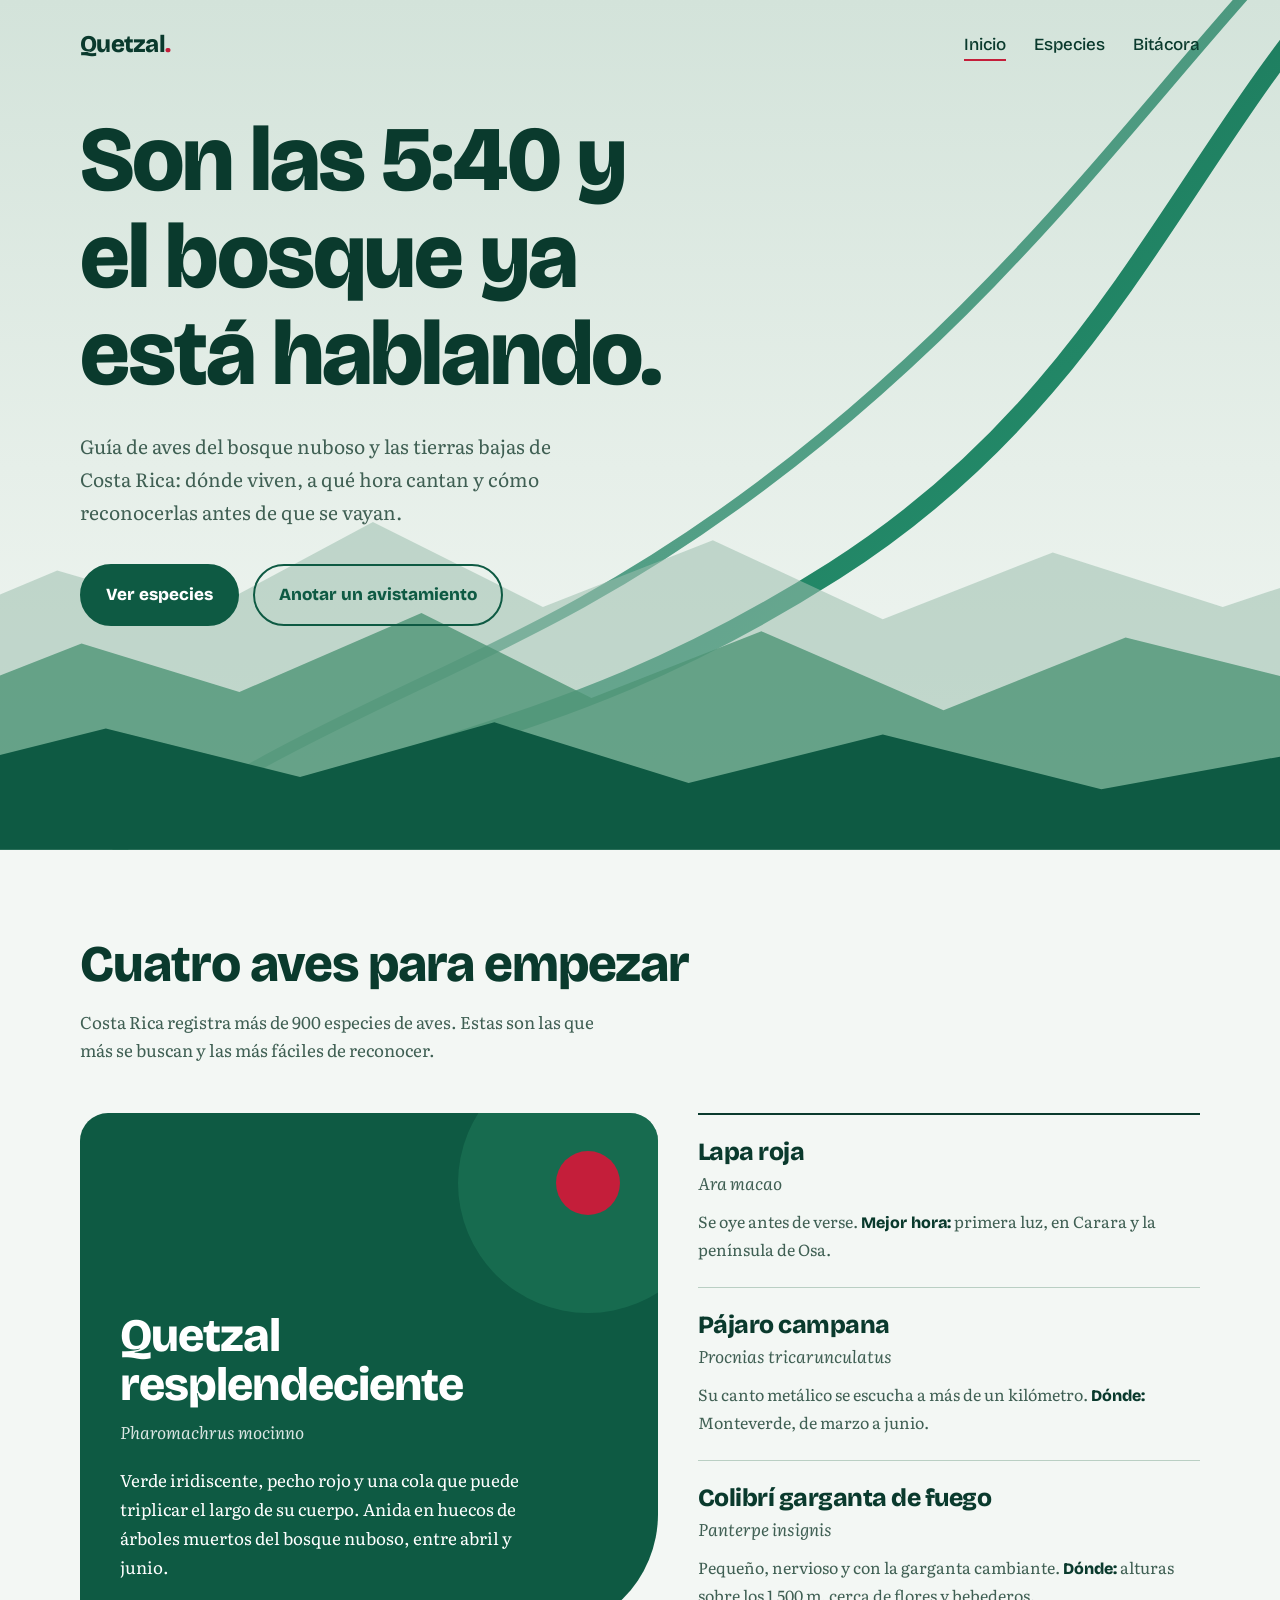
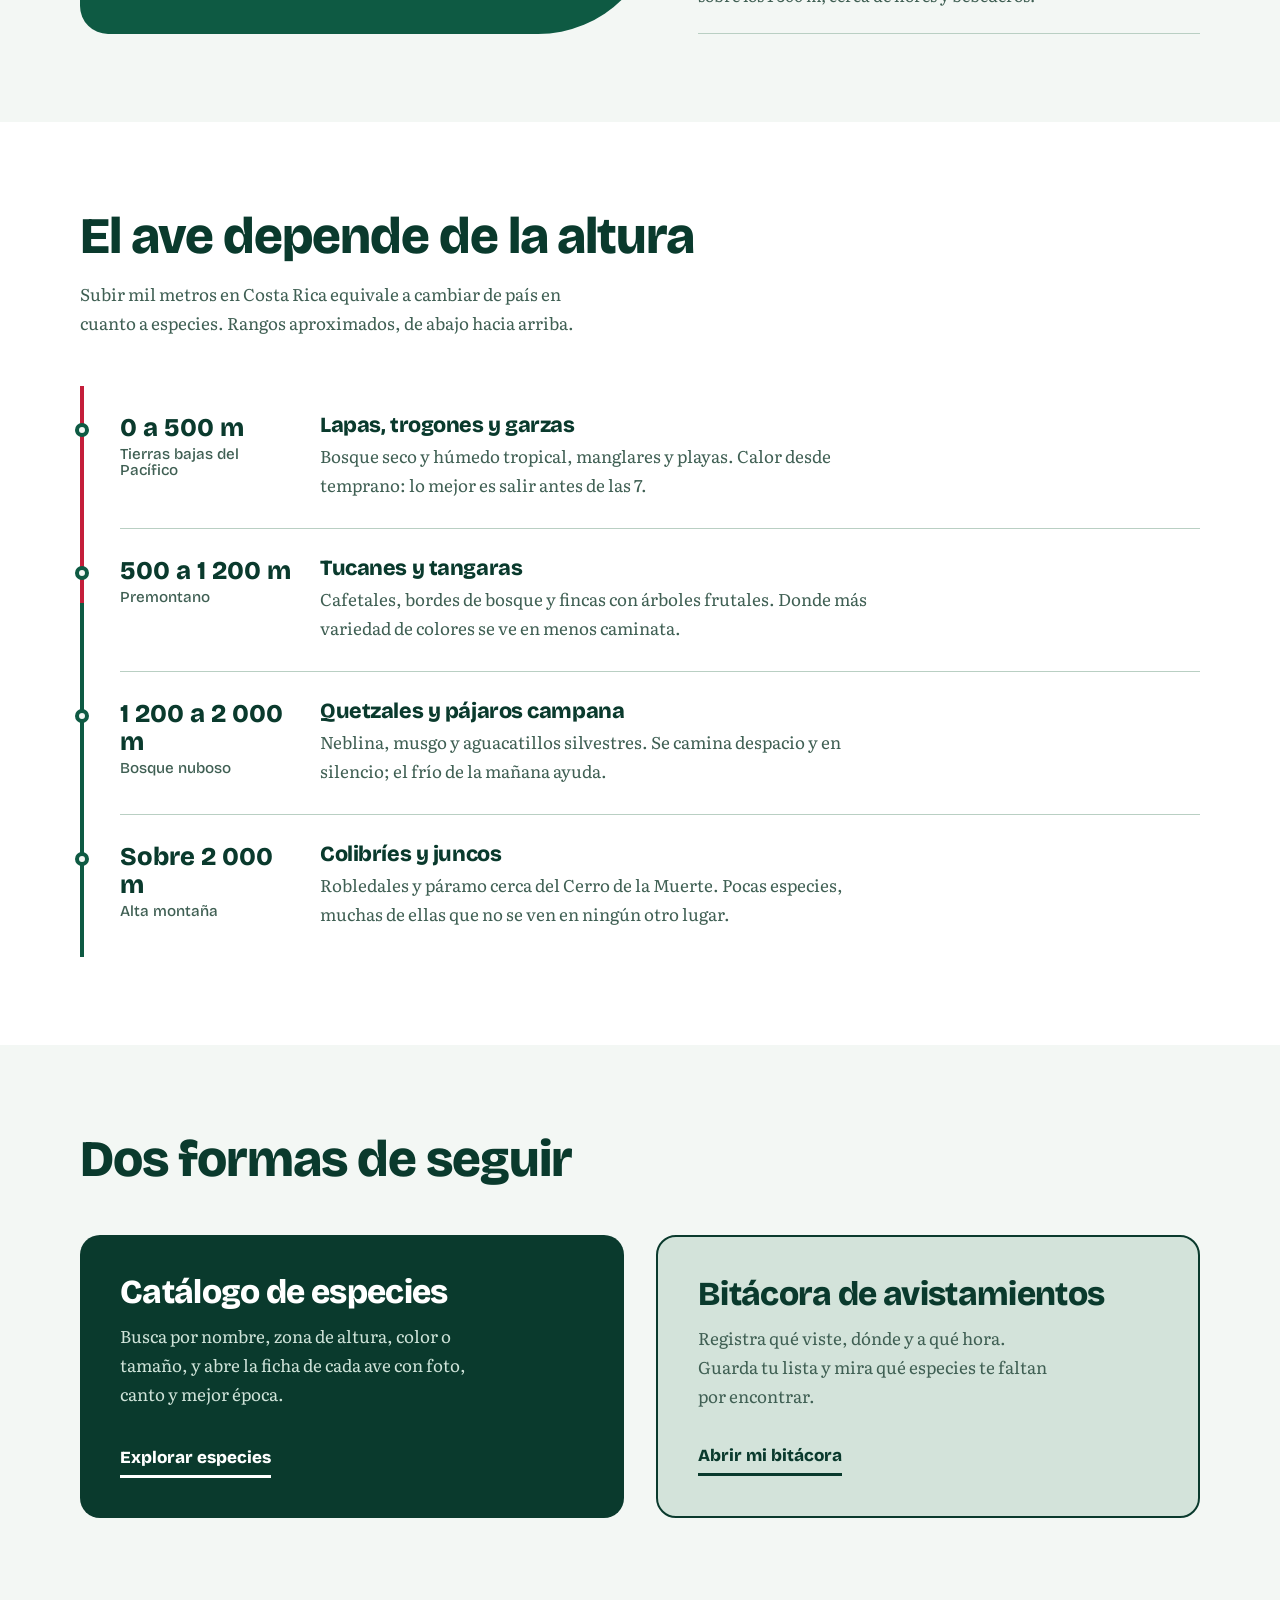
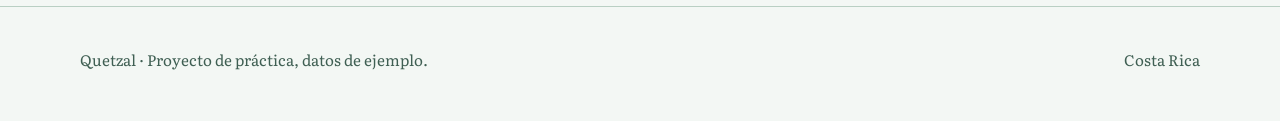
<file: Index.html>
<!DOCTYPE html>
<html lang="es">
<head>
  <meta charset="UTF-8" />
  <meta name="viewport" content="width=device-width, initial-scale=1" />
  <title>Quetzal · Guía de aves de Costa Rica</title>
  <meta name="description" content="Guía de aves del bosque nuboso y las tierras bajas de Costa Rica: dónde viven, cuándo cantan y cómo reconocerlas." />

  <link rel="preconnect" href="https://fonts.googleapis.com" />
  <link rel="preconnect" href="https://fonts.gstatic.com" crossorigin />
  <link href="https://fonts.googleapis.com/css2?family=Bricolage+Grotesque:opsz,wght@12..96,500;12..96,800&family=Literata:ital,opsz,wght@0,7..72,400;0,7..72,600;1,7..72,400&display=swap" rel="stylesheet" />

  <link rel="stylesheet" href="styles.css" />
</head>

<body>
  <header class="nav">
    <div class="wrap">
      <a class="brand" href="index.html">Quetzal<span>.</span></a>
      <nav aria-label="Principal">
        <ul>
          <li><a href="Index.html" aria-current="page">Inicio</a></li>
          <li><a href="Especies.html">Especies</a></li>
          <li><a href="feature_Jered/Bitacora.html">Bitácora</a></li>
        </ul>
      </nav>
    </div>
  </header>

  <main>
    
    <div class="hero">
      <svg class="scene" viewBox="0 0 1200 700" preserveAspectRatio="xMidYMax slice" aria-hidden="true">
        <defs>
          <linearGradient id="plume" x1="0" y1="0" x2="1" y2="1">
            <stop offset="0" stop-color="#0e5a43" />
            <stop offset="1" stop-color="#2fa37d" />
          </linearGradient>
        </defs>

        
        <path class="feather" pathLength="1" d="M1180 -20 C 1040 140, 980 330, 760 470 S 420 600, 250 690" stroke="url(#plume)" stroke-width="16" />
        <path class="feather b" pathLength="1" d="M1130 -40 C 1010 90, 900 250, 700 400 S 380 560, 170 700" stroke="url(#plume)" stroke-width="9" opacity=".75" />

        
        <path d="M0 520 L120 470 L240 505 L380 430 L520 500 L660 445 L800 510 L940 455 L1080 500 L1200 460 L1200 700 L0 700Z" fill="#9dc0af" opacity=".55" />
        <path d="M0 585 L140 530 L270 570 L420 505 L560 575 L700 520 L850 585 L1000 525 L1200 575 L1200 700 L0 700Z" fill="#4f9577" opacity=".8" />
        <path d="M0 640 L160 600 L320 640 L480 595 L640 645 L800 605 L980 650 L1200 610 L1200 700 L0 700Z" fill="#0e5a43" />
      </svg>

      <div class="wrap">
        <h1>Son las 5:40 y el bosque ya está hablando.</h1>
        <p class="lead">Guía de aves del bosque nuboso y las tierras bajas de Costa Rica: dónde viven, a qué hora cantan y cómo reconocerlas antes de que se vayan.</p>
        <div class="actions">
          <a class="btn primary" href="Especies.html">Ver especies</a>
          <a class="btn ghost" href="feature_Jered/Bitacora.html">Anotar un avistamiento</a>
        </div>
      </div>
    </div>

    
    <section id="empezar">
      <div class="wrap">
        <div class="section-head">
          <h2>Cuatro aves para empezar</h2>
          <p>Costa Rica registra más de 900 especies de aves. Estas son las que más se buscan y las más fáciles de reconocer.</p>
        </div>

        <div class="species">
          <article class="feature">
            <h3>Quetzal resplendeciente</h3>
            <div class="sci">Pharomachrus mocinno</div>
            <p>Verde iridiscente, pecho rojo y una cola que puede triplicar el largo de su cuerpo. Anida en huecos de árboles muertos del bosque nuboso, entre abril y junio.</p>
          </article>

          <ul class="rows">
            <li>
              <h3>Lapa roja</h3>
              <div class="sci">Ara macao</div>
              <p>Se oye antes de verse. <strong>Mejor hora:</strong> primera luz, en Carara y la península de Osa.</p>
            </li>
            <li>
              <h3>Pájaro campana</h3>
              <div class="sci">Procnias tricarunculatus</div>
              <p>Su canto metálico se escucha a más de un kilómetro. <strong>Dónde:</strong> Monteverde, de marzo a junio.</p>
            </li>
            <li>
              <h3>Colibrí garganta de fuego</h3>
              <div class="sci">Panterpe insignis</div>
              <p>Pequeño, nervioso y con la garganta cambiante. <strong>Dónde:</strong> alturas sobre los 1 500 m, cerca de flores y bebederos.</p>
            </li>
          </ul>
        </div>
      </div>
    </section>

    
    <section class="altitude" id="altura">
      <div class="wrap">
        <div class="section-head">
          <h2>El ave depende de la altura</h2>
          <p>Subir mil metros en Costa Rica equivale a cambiar de país en cuanto a especies. Rangos aproximados, de abajo hacia arriba.</p>
        </div>

        <ol class="zones" style="list-style:none">
          <li class="zone">
            <div class="m">0 a 500 m<small>Tierras bajas del Pacífico</small></div>
            <div>
              <h3>Lapas, trogones y garzas</h3>
              <p>Bosque seco y húmedo tropical, manglares y playas. Calor desde temprano: lo mejor es salir antes de las 7.</p>
            </div>
          </li>
          <li class="zone">
            <div class="m">500 a 1 200 m<small>Premontano</small></div>
            <div>
              <h3>Tucanes y tangaras</h3>
              <p>Cafetales, bordes de bosque y fincas con árboles frutales. Donde más variedad de colores se ve en menos caminata.</p>
            </div>
          </li>
          <li class="zone">
            <div class="m">1 200 a 2 000 m<small>Bosque nuboso</small></div>
            <div>
              <h3>Quetzales y pájaros campana</h3>
              <p>Neblina, musgo y aguacatillos silvestres. Se camina despacio y en silencio; el frío de la mañana ayuda.</p>
            </div>
          </li>
          <li class="zone">
            <div class="m">Sobre 2 000 m<small>Alta montaña</small></div>
            <div>
              <h3>Colibríes y juncos</h3>
              <p>Robledales y páramo cerca del Cerro de la Muerte. Pocas especies, muchas de ellas que no se ven en ningún otro lugar.</p>
            </div>
          </li>
        </ol>
      </div>
    </section>

    
    <section id="explorar">
      <div class="wrap">
        <div class="section-head">
          <h2>Dos formas de seguir</h2>
        </div>

        <div class="next">
          <a class="panel a" href="Especies.html">
            <div>
              <h3>Catálogo de especies</h3>
              <p>Busca por nombre, zona de altura, color o tamaño, y abre la ficha de cada ave con foto, canto y mejor época.</p>
            </div>
            <span class="go">Explorar especies</span>
          </a>

          <a class="panel b" href="feature_Jered/Bitacora.html">
            <div>
              <h3>Bitácora de avistamientos</h3>
              <p>Registra qué viste, dónde y a qué hora. Guarda tu lista y mira qué especies te faltan por encontrar.</p>
            </div>
            <span class="go">Abrir mi bitácora</span>
          </a>
        </div>
      </div>
    </section>
  </main>

  <footer>
    <div class="wrap">
      <span>Quetzal · Proyecto de práctica, datos de ejemplo.</span>
      <span>Costa Rica</span>
    </div>
  </footer>
</body>
</html>
</file>
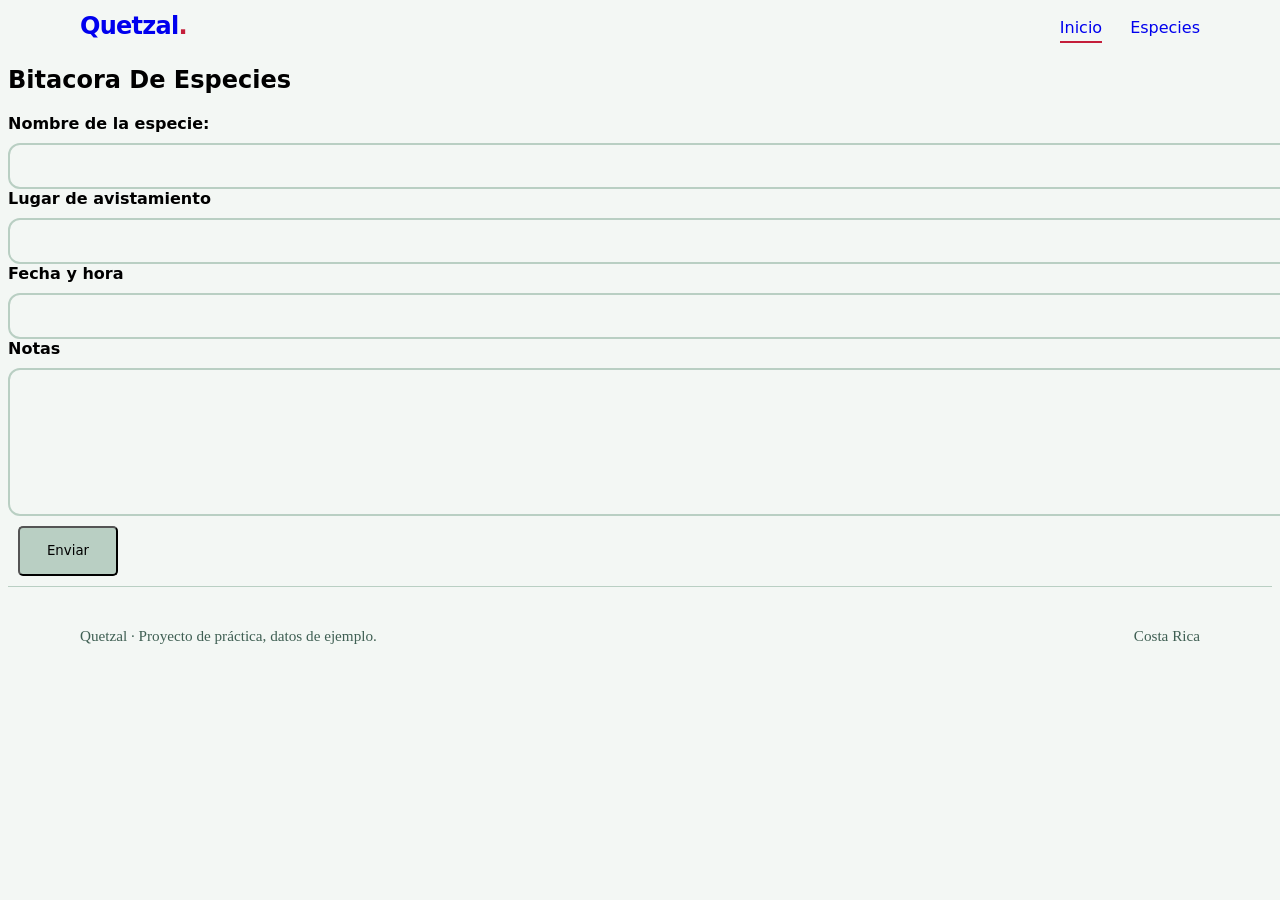
<file: feature_Jered/Bitacora.html>
<!doctype html>
<html lang="en">
  <head>
    <meta charset="UTF-8" />
    <meta name="viewport" content="width=device-width, initial-scale=1.0" />
    <title>Bitacora</title>
    <link rel="stylesheet" href="Bitacora.css" />
  </head>

  <body>
    <main>
      <header class="nav">
        <div class="wrap">
          <a class="brand" href="../Index.html">Quetzal<span>.</span></a>
          <nav aria-label="Principal">
            <ul>
              <li><a href="../Index.html" aria-current="page">Inicio</a></li>
              <li><a href="Especies.html">Especies</a></li>
            </ul>
          </nav>
        </div>
      </header>

      <section>
        <h1>Bitacora De Especies</h1>
          <form action="">
            <div class="field">
              <label for="name">Nombre de la especie: </label>
              <input type="text" id="name" name="name" required />
            </div>
              
            <div class="field">
              <label for="lugar">Lugar de avistamiento</label>
              <input type="text" id="lugar" name="lugar" required />
            </div>

            <div class="field">
              <label for="fecha_hora">Fecha y hora</label>
              <input type="datetime" id="fecha_hora" name="fecha_hora" required />
            </div>

            <div class="field">
              <label for="description">Notas</label>
              <textarea name="description" id="description"></textarea>
            </div>
          </form>
        <button type="submit" class="btn_form">Enviar</button>
      </section>

      <footer>
        <div class="wrap">
          <span>Quetzal · Proyecto de práctica, datos de ejemplo.</span>
          <span>Costa Rica</span>
        </div>
      </footer>
    </main>
  </body>
</html>
</file>
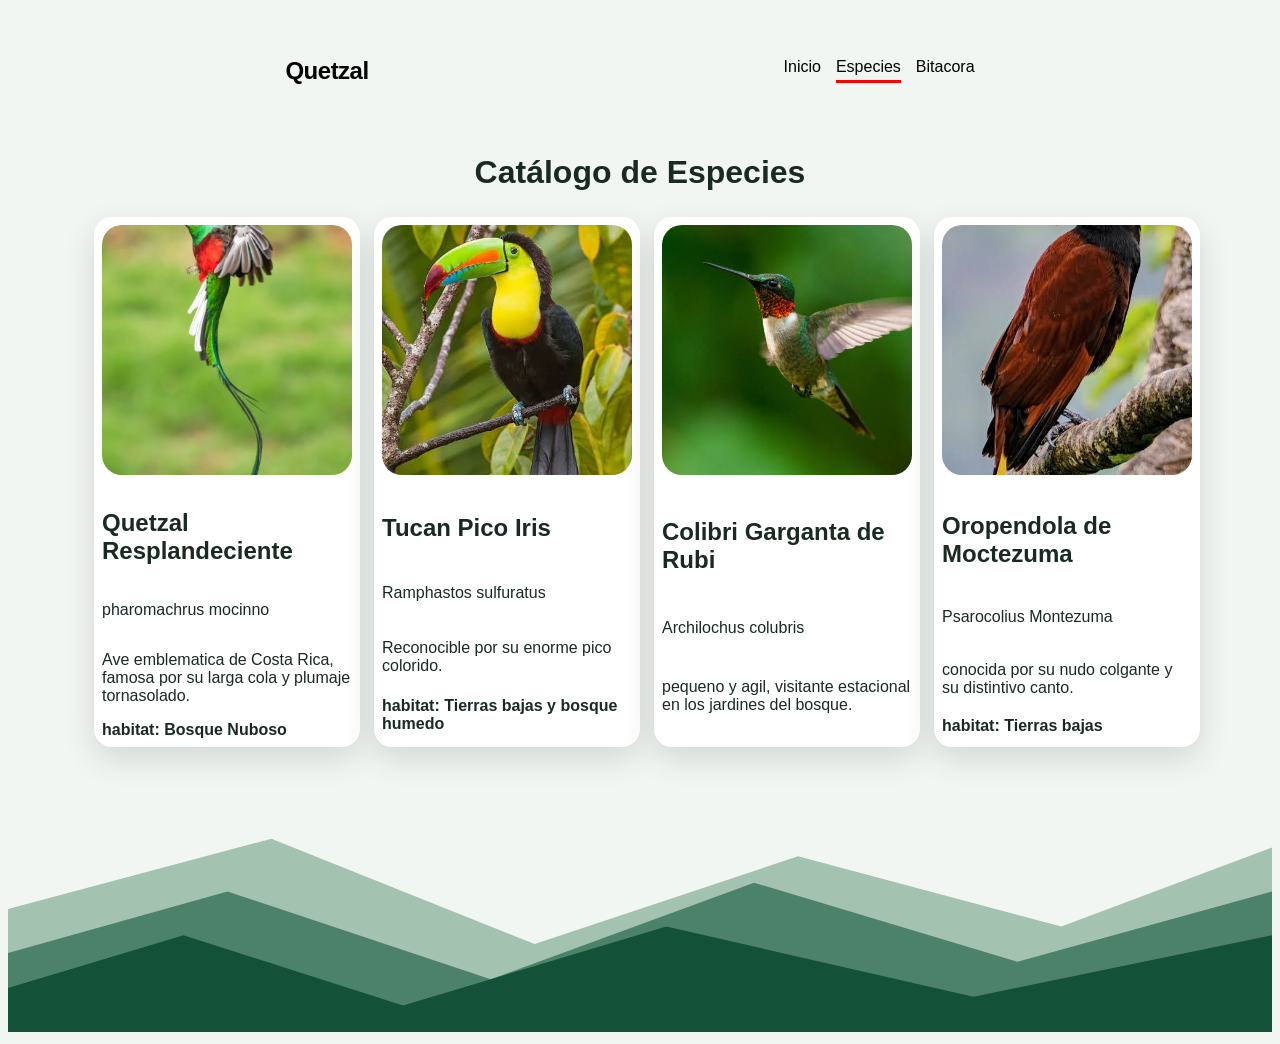
<file: FeatureSebas/pagina2.html>
<!DOCTYPE html>
<html lang="es">

<head>
    <meta charset="UTF-8">
    <meta name="viewport" content="width=device-width, initial-scale=1.0">
    <title>Catálogo de especies · Quetzal</title>

    <link rel="stylesheet" href="pagina2.css">
</head>

<body>

    <header class="header">
        <a href="../Index.html" class="logo">Quetzal</a>
        <nav class="nav" aria-label="Principal">
            <a href="../Index.html">Inicio</a>
            <a class="active" href="pagina2.html">Especies</a>
            <a href="../bitacora.html">Bitacora</a>
        </nav>
    </header>

    <h1><strong>Catálogo de Especies</strong></h1>
    <section class="sectionP">

        <div class="quetzal">
            <div class="Bnegro">
                <img src="imagenes/Quetzal.jpg" alt="Quetzal Resplandeciente">
            </div>
            <strong>
                <h2>Quetzal Resplandeciente</h2>
            </strong>
            <p>pharomachrus mocinno</p>

            <p>Ave emblematica de Costa Rica,
                famosa por su larga cola y
                plumaje tornasolado.
            </p>

            <strong>habitat: Bosque Nuboso</strong>
        </div>

        <div class="Tucan">
            <div class="Bnegro">
                <img src="imagenes/images.jfif" alt="Quetzal Resplandeciente">
            </div>
            <strong>
                <h2>Tucan Pico Iris</h2>
            </strong>
            <p>Ramphastos sulfuratus</p>

            <p>Reconocible por su enorme pico
                colorido.
            </p>

            <strong>habitat: Tierras bajas y bosque humedo</strong>
        </div>

        <div class="Colibri">
            <div class="Bnegro">
                <img src="imagenes/Colibri.jfif" alt="Quetzal Resplandeciente">
            </div>
            <strong>
                <h2>Colibri Garganta de Rubi</h2>
            </strong>
            <p>Archilochus colubris</p>

            <p>pequeno y agil, visitante
                estacional en los jardines del
                bosque.
            </p>

        </div>

        <div class="Oropendola">
            <div class="Bnegro">
                <img src="imagenes/oropendola.jfif" alt="Quetzal Resplandeciente">
            </div>
            <strong>
                <h2>Oropendola de Moctezuma</h2>
            </strong>
            <p>Psarocolius Montezuma</p>

            <p>conocida por su nudo colgante y
                su distintivo canto.
            </p>

            <strong>habitat: Tierras bajas</strong>
        </div>

    </section>

    <div class="bg-mountains" aria-hidden="true">
        <svg viewBox="0 0 1440 320" preserveAspectRatio="none">
            <!-- Capa de montañas traseras -->
            <polygon points="0,320 0,180 300,100 600,220 900,120 1200,200 1440,110 1440,320" fill="#a4c2b0"/>
            <!-- Capa de montañas intermedias -->
            <polygon points="0,320 0,230 250,160 550,260 850,150 1150,240 1440,160 1440,320" fill="#4d826a"/>
            <!-- Capa de montañas frontales -->
            <polygon points="0,320 0,270 200,210 450,290 750,200 1100,280 1440,210 1440,320" fill="#135238"/>
        </svg>
    </div>
</body>

</html>
</file>
<file: styles.css>
:root {
  --mist: #d3e3da;
  --paper: #f3f7f4;
  --white: #ffffff;
  --emerald: #0e5a43;
  --deep: #0a3a2d;
  --canopy: #1f7a5a;
  --muted: #3f5f53;
  --quetzal: #c41e3a;
  --line: #b9cfc3;

  --display: "Bricolage Grotesque", "Trebuchet MS", system-ui, sans-serif;
  --body: "Literata", Georgia, "Times New Roman", serif;

  --max: 1120px;
}

*, *::before, *::after { box-sizing: border-box; }
html { scroll-behavior: smooth; }
body {
  margin: 0;
  background: var(--paper);
  color: var(--deep);
  font-family: var(--body);
  font-size: 1.0625rem;
  line-height: 1.7;
  -webkit-font-smoothing: antialiased;
}

a { color: inherit; }
:focus-visible { outline: 3px solid var(--quetzal); outline-offset: 3px; border-radius: 4px; }

.wrap { width: min(100% - 2.5rem, var(--max)); margin-inline: auto; }

h1, h2, h3 { font-family: var(--display); line-height: 1.05; margin: 0; letter-spacing: -0.02em; }


.nav {
  position: absolute; inset: 0 0 auto 0; z-index: 5;
  padding-block: 1.25rem;
}
.nav .wrap { display: flex; align-items: center; justify-content: space-between; gap: 1rem; }
.brand { font-family: var(--display); font-weight: 800; font-size: 1.5rem; text-decoration: none; letter-spacing: -0.03em; }
.brand span { color: var(--quetzal); }
.nav ul { display: flex; gap: 1.75rem; list-style: none; margin: 0; padding: 0; font-family: var(--display); font-weight: 500; }
.nav a { text-decoration: none; padding-block: .25rem; border-bottom: 2px solid transparent; }
.nav a:hover, .nav a[aria-current="page"] { border-bottom-color: var(--quetzal); }


.hero {
  position: relative;
  min-height: 92vh;
  display: flex; align-items: center;
  padding-block: 7rem 14rem;
  background: linear-gradient(180deg, var(--mist) 0%, #e6efe9 55%, var(--paper) 100%);
  overflow: hidden;
}
.hero .wrap { position: relative; z-index: 3; }
.hero h1 {
  font-weight: 800;
  font-size: clamp(2.6rem, 7.2vw, 5.8rem);
  max-width: 13ch;
  text-wrap: balance;
}
.hero p.lead {
  max-width: 46ch;
  margin: 1.75rem 0 2.25rem;
  font-size: 1.2rem;
  color: var(--muted);
}
.actions { display: flex; flex-wrap: wrap; gap: .875rem; }
.btn {
  font-family: var(--display); font-weight: 800; font-size: 1.0625rem;
  padding: .9rem 1.5rem; border-radius: 999px; text-decoration: none;
  border: 2px solid var(--emerald); transition: background .2s, color .2s;
}
.btn.primary { background: var(--emerald); color: var(--white); }
.btn.primary:hover { background: var(--deep); border-color: var(--deep); }
.btn.ghost { color: var(--emerald); }
.btn.ghost:hover { background: var(--emerald); color: var(--white); }

.scene { position: absolute; inset: auto 0 0 0; width: 100%; height: 100%; z-index: 1; pointer-events: none; }
.feather { fill: none; stroke-linecap: round; stroke-dasharray: 1; stroke-dashoffset: 1; animation: draw 2.8s cubic-bezier(.3,.6,.2,1) .2s forwards; }
.feather.b { animation-delay: .55s; }
@keyframes draw { to { stroke-dashoffset: 0; } }


section { padding-block: 5.5rem; }
.section-head { max-width: 40rem; margin-bottom: 3rem; }
.section-head h2 { font-size: clamp(2rem, 4.5vw, 3.2rem); font-weight: 800; }
.section-head p { color: var(--muted); margin: 1rem 0 0; max-width: 52ch; }


.species { display: grid; grid-template-columns: 1.15fr 1fr; gap: 2.5rem; align-items: stretch; }

.feature {
  background: var(--emerald); color: var(--white);
  border-radius: 28px 28px 120px 28px;
  padding: 2.75rem 2.5rem 3.25rem;
  display: flex; flex-direction: column; justify-content: flex-end;
  min-height: 420px; position: relative; overflow: hidden;
}
.feature::before {
  content: ""; position: absolute; right: -60px; top: -60px; width: 260px; height: 260px;
  border-radius: 50%; background: var(--canopy); opacity: .55;
}
.feature::after {
  content: ""; position: absolute; right: 38px; top: 38px; width: 64px; height: 64px;
  border-radius: 50%; background: var(--quetzal);
}
.feature h3 { font-size: clamp(2rem, 4vw, 2.9rem); font-weight: 800; position: relative; }
.sci { font-style: italic; opacity: .85; margin: .5rem 0 1.25rem; position: relative; }
.feature p { margin: 0; max-width: 40ch; position: relative; }

.rows { list-style: none; margin: 0; padding: 0; border-top: 2px solid var(--deep); }
.rows li { padding: 1.5rem 0; border-bottom: 1px solid var(--line); }
.rows h3 { font-size: 1.55rem; font-weight: 800; }
.rows .sci { color: var(--muted); opacity: 1; margin: .25rem 0 .6rem; }
.rows p { margin: 0; color: var(--muted); font-size: 1rem; }
.rows strong { color: var(--deep); font-family: var(--display); font-weight: 800; }


.altitude { background: var(--white); }
.zones { list-style: none; margin: 0; padding: 0 0 0 2.25rem; border-left: 4px solid var(--emerald); position: relative; }
.zones::before {
  content: ""; position: absolute; left: -4px; top: 0; width: 4px; height: 38%;
  background: var(--quetzal);
}
.zone { position: relative; display: grid; grid-template-columns: 11rem 1fr; gap: 1.5rem; padding-block: 1.75rem; border-bottom: 1px solid var(--line); }
.zone:last-child { border-bottom: 0; }
.zone::before {
  content: ""; position: absolute; left: calc(-2.25rem - 9px); top: 2.35rem;
  width: 14px; height: 14px; border-radius: 50%; background: var(--paper); border: 4px solid var(--emerald);
}
.zone .m { font-family: var(--display); font-weight: 800; font-size: 1.6rem; line-height: 1.1; }
.zone .m small { display: block; font-weight: 500; font-size: .95rem; color: var(--muted); margin-top: .25rem; }
.zone h3 { font-size: 1.35rem; font-weight: 800; margin-bottom: .35rem; }
.zone p { margin: 0; color: var(--muted); max-width: 56ch; }


.next { display: grid; grid-template-columns: 1fr 1fr; gap: 2rem; }
.panel {
  display: block; text-decoration: none; padding: 2.5rem; border-radius: 20px;
  min-height: 280px; display: flex; flex-direction: column; justify-content: space-between;
  transition: transform .2s;
}
.panel:hover { transform: translateY(-4px); }
.panel h3 { font-size: 2.1rem; font-weight: 800; margin-bottom: .75rem; }
.panel p { margin: 0; max-width: 36ch; }
.panel .go { font-family: var(--display); font-weight: 800; margin-top: 2rem; border-bottom: 3px solid currentColor; align-self: flex-start; padding-bottom: 2px; }
.panel.a { background: var(--deep); color: var(--white); }
.panel.a p { color: #cfe3d9; }
.panel.b { background: var(--mist); border: 2px solid var(--deep); }
.panel.b p { color: var(--muted); }


footer { padding-block: 2.5rem 3rem; border-top: 1px solid var(--line); color: var(--muted); font-size: .95rem; }
footer .wrap { display: flex; flex-wrap: wrap; justify-content: space-between; gap: 1rem; }


@media (max-width: 820px) {
  .species, .next { grid-template-columns: 1fr; }
  .zone { grid-template-columns: 1fr; gap: .5rem; }
  .nav ul { gap: 1.1rem; font-size: .95rem; }
  .hero { padding-block: 6.5rem 11rem; min-height: 86vh; }
  .feature { border-radius: 24px 24px 80px 24px; min-height: 360px; }
}

@media (prefers-reduced-motion: reduce) {
  html { scroll-behavior: auto; }
  .feather { animation: none; stroke-dashoffset: 0; }
  .panel { transition: none; }
  .panel:hover { transform: none; }
}
</file>
<file: feature_Jered/Bitacora.css>
:root {
  --paper: #f3f7f4;
  --deep: #0a3a2d;
  --muted: #3f5f53;
  --quetzal: #c41e3a;
  --line: #b9cfc3;
  --display: "Bricolage Grotesque", "Trebuchet MS", system-ui, sans-serif;
  --body: "Literata", Georgia, "Times New Roman", serif;
  --max: 1120px;
}

.wrap { width: min(100% - 2.5rem, var(--max)); margin-inline: auto; }


/* ---------- Header ---------- */
.nav { position: relative; background: var(--paper); }

.nav .wrap { display: flex; align-items: center; justify-content: space-between; gap: 1rem; }
.brand { font-family: var(--display); font-weight: 800; font-size: 1.5rem; text-decoration: none; letter-spacing: -0.03em; }
.brand span { color: var(--quetzal); }
.nav ul { display: flex; gap: 1.75rem; list-style: none; margin: 0; padding: 0; font-family: var(--display); font-weight: 500; }
.nav a { text-decoration: none; padding-block: .25rem; border-bottom: 2px solid transparent; }
.nav a:hover, .nav a[aria-current="page"] { border-bottom-color: var(--quetzal); }

body{
  background-color: var(--paper);
}

h1{
  font-family: var(--display);

}

.form {
  display: flex;
  flex-direction: column;
  gap: 1.25rem;
  max-width: 560px;
  margin-block: 2rem 4rem;
}


.field {
  display: flex;
  flex-direction: column;
  gap: 10px;
}

.field label {
  font-family: var(--display);
  font-weight: 800;
}

.field input,
.field textarea {
  width: 100%;
  padding: .75rem 1rem;
  font: inherit;
  color: var(--deep);
  background: var(--white);
  border: 2px solid var(--line);
  border-radius: 12px;
}

.field input:focus,
.field textarea:focus {
  border-color: var(--emerald);
}

.field textarea {
  min-height: 120px;
  resize: vertical;
}

button{
  align-self: center;
  cursor: pointer;
  font-family: var(--display);
  background-color: var(--line);
  width: 100px;
  height: 50px;
  border-radius: 5px;
  margin: 10px;
}




/* ---------- Footer ---------- */
footer { padding-block: 2.5rem 3rem; border-top: 1px solid var(--line); color: var(--muted); font-size: .95rem; }
footer .wrap { display: flex; flex-wrap: wrap; justify-content: space-between; gap: 1rem; }

/* ---------- Responsive (solo la parte del header) ---------- */
@media (max-width: 820px) {
  .nav ul { gap: 1.1rem; font-size: .95rem; }
}
</file>
<file: FeatureSebas/pagina2.css>
body {
    font-family: Arial, Helvetica, sans-serif;
    background-color: #f1f6f2;
    color: #1a2a22;
}

.header {
    display: flex;
    justify-content: space-around;
    align-items: center;
    padding: 30px 80px;
}

.header .nav {
    display: grid;
    grid-template-columns: repeat(3, auto);
    gap: 15px;
    margin: 10px;
    padding: 10px;
}

.header .logo {
    display: grid;
    font-size: 1.5rem;
    font-weight: 700;
    letter-spacing: -0.5px;
    color: black;
    text-decoration: none;
}

.header a{
    color: black;
    text-decoration: none;
}

.header .nav a.active {
    border-bottom: 3px solid red; 
    padding-bottom: 4px;         
}

h1 {
    display: grid;
    justify-content: center;
    align-items: center;
    text-align: center;
}

.sectionP {
    display: grid;
    grid-template-columns: repeat(4, 260px);
    justify-content: center;
    gap: 20px;
}

.sectionP > div {
    display: grid;
    justify-content: center;
    width: 250px;
    height: auto;
    border: none;
    border-radius: 18px;
    background-color: #ffffff;
    box-shadow: 0 12px 32px rgba(0, 0, 0, 0.12);
    transition: transform 0.3s ease, box-shadow 0.3s ease;
    margin: 4px;
    padding: 8px;
}

.sectionP > div:hover {
    transform: translateY(-6px); 
    box-shadow: 0 18px 40px rgba(0, 0, 0, 0.18); 
}

.sectionP .Bnegro {
    height: 250px;
    width: 100%;
    border-radius: 20px;
    overflow: hidden;
    margin-bottom: 14px;
}

.sectionP .Bnegro img {
    width: 100%;
    height: 100%;
    object-fit: cover;
}
</file>
